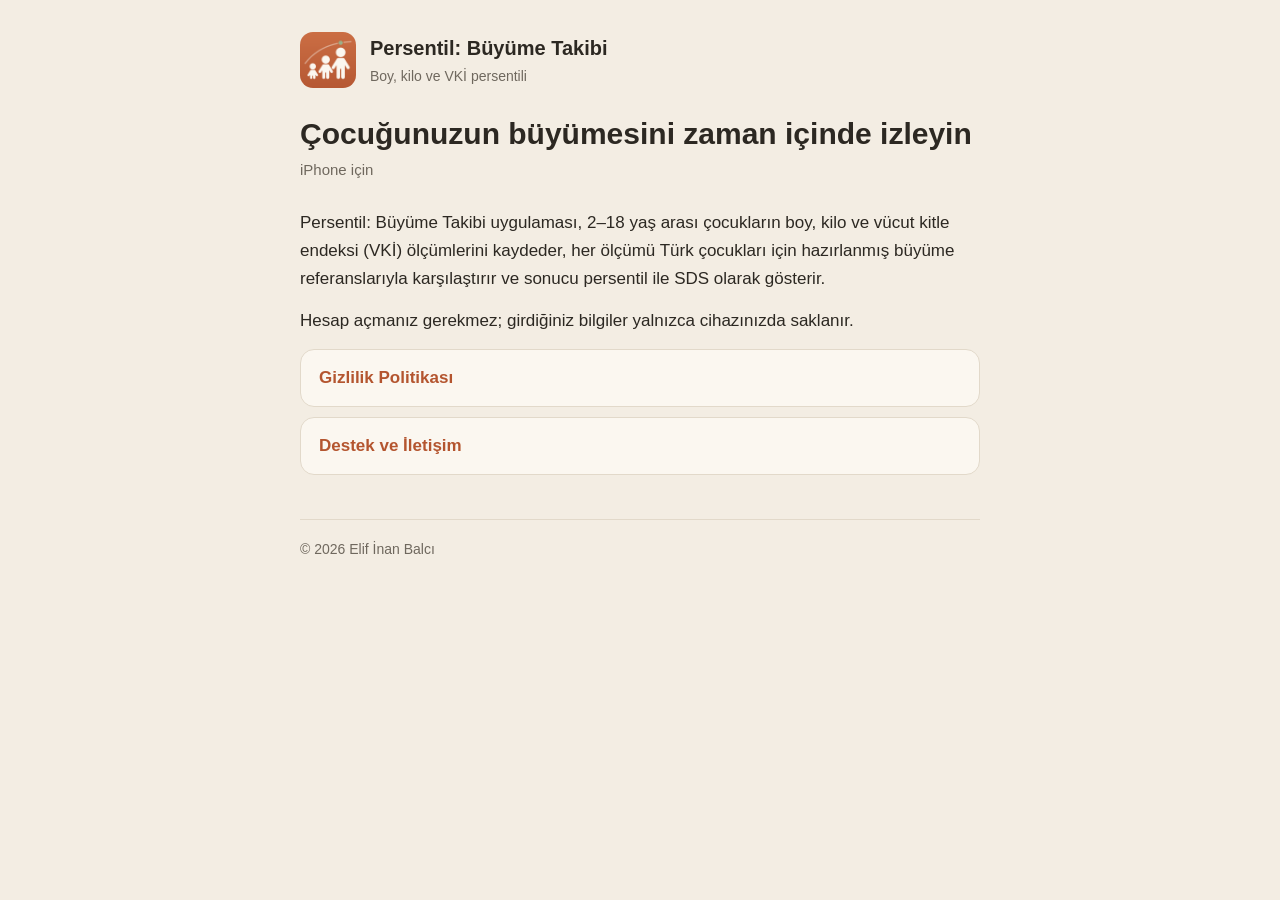
<file: index.html>
<!doctype html>
<html lang="tr">
<head>
<meta charset="utf-8">
<meta name="viewport" content="width=device-width, initial-scale=1">
<title>Persentil: Büyüme Takibi</title>
<meta name="description" content="Persentil: Büyüme Takibi — çocuğunuzun boy, kilo ve VKİ persentilini zaman içinde izleyin.">
<link rel="icon" href="icon.png">
<link rel="stylesheet" href="style.css">
</head>
<body>
<main>
  <header class="brand">
    <img src="icon.png" alt="Persentil uygulama ikonu">
    <a href="./">Persentil: Büyüme Takibi<span>Boy, kilo ve VKİ persentili</span></a>
  </header>

  <h1>Çocuğunuzun büyümesini zaman içinde izleyin</h1>
  <p class="meta">iPhone için</p>

  <p>Persentil: Büyüme Takibi uygulaması, 2–18 yaş arası çocukların boy, kilo ve vücut kitle endeksi (VKİ) ölçümlerini kaydeder, her ölçümü Türk çocukları için hazırlanmış büyüme referanslarıyla karşılaştırır ve sonucu persentil ile SDS olarak gösterir.</p>
  <p>Hesap açmanız gerekmez; girdiğiniz bilgiler yalnızca cihazınızda saklanır.</p>

  <ul class="links">
    <li><a href="gizlilik/">Gizlilik Politikası</a></li>
    <li><a href="destek/">Destek ve İletişim</a></li>
  </ul>

  <footer>© 2026 Elif İnan Balcı</footer>
</main>
</body>
</html>
</file>
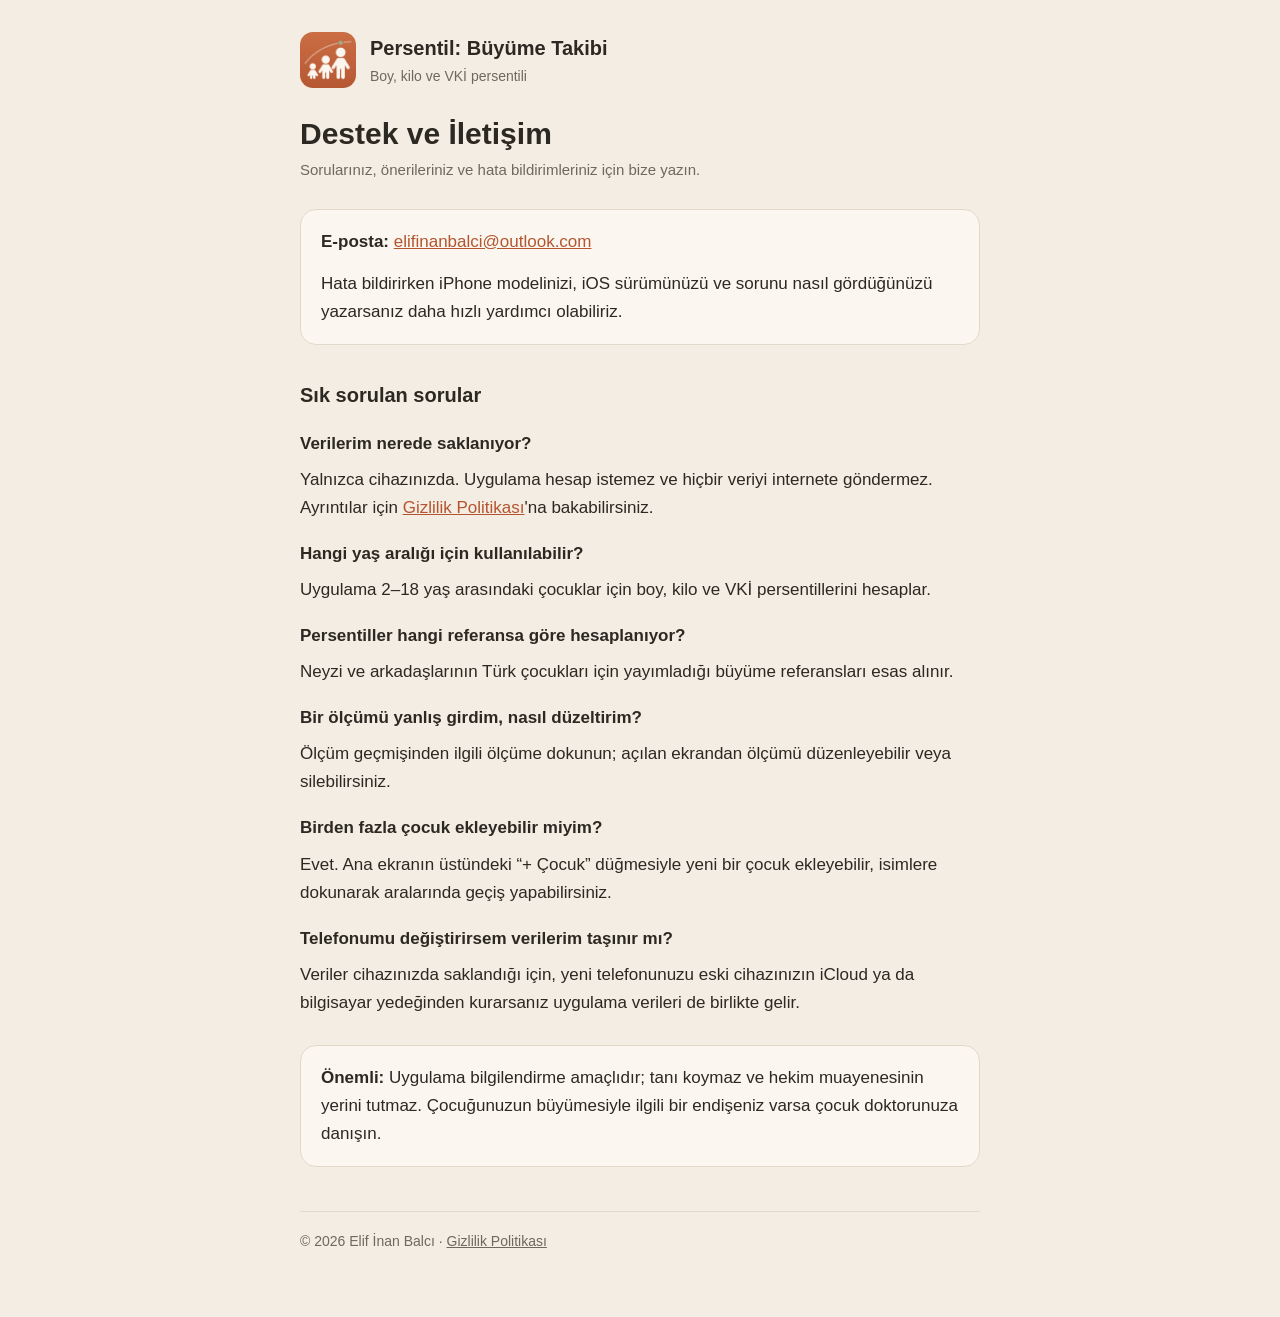
<file: destek/index.html>
<!doctype html>
<html lang="tr">
<head>
<meta charset="utf-8">
<meta name="viewport" content="width=device-width, initial-scale=1">
<title>Destek · Persentil: Büyüme Takibi</title>
<meta name="description" content="Persentil: Büyüme Takibi destek ve iletişim sayfası.">
<link rel="icon" href="../icon.png">
<link rel="stylesheet" href="../style.css">
</head>
<body>
<main>
  <header class="brand">
    <img src="../icon.png" alt="Persentil uygulama ikonu">
    <a href="../">Persentil: Büyüme Takibi<span>Boy, kilo ve VKİ persentili</span></a>
  </header>

  <h1>Destek ve İletişim</h1>
  <p class="meta">Sorularınız, önerileriniz ve hata bildirimleriniz için bize yazın.</p>

  <div class="card">
    <p><strong>E-posta:</strong> <a href="mailto:elifinanbalci@outlook.com?subject=Persentil">elifinanbalci@outlook.com</a></p>
    <p>Hata bildirirken iPhone modelinizi, iOS sürümünüzü ve sorunu nasıl gördüğünüzü yazarsanız daha hızlı yardımcı olabiliriz.</p>
  </div>

  <h2>Sık sorulan sorular</h2>

  <h2 style="font-size:17px;margin-top:18px">Verilerim nerede saklanıyor?</h2>
  <p>Yalnızca cihazınızda. Uygulama hesap istemez ve hiçbir veriyi internete göndermez. Ayrıntılar için <a href="../gizlilik/">Gizlilik Politikası</a>'na bakabilirsiniz.</p>

  <h2 style="font-size:17px;margin-top:18px">Hangi yaş aralığı için kullanılabilir?</h2>
  <p>Uygulama 2–18 yaş arasındaki çocuklar için boy, kilo ve VKİ persentillerini hesaplar.</p>

  <h2 style="font-size:17px;margin-top:18px">Persentiller hangi referansa göre hesaplanıyor?</h2>
  <p>Neyzi ve arkadaşlarının Türk çocukları için yayımladığı büyüme referansları esas alınır.</p>

  <h2 style="font-size:17px;margin-top:18px">Bir ölçümü yanlış girdim, nasıl düzeltirim?</h2>
  <p>Ölçüm geçmişinden ilgili ölçüme dokunun; açılan ekrandan ölçümü düzenleyebilir veya silebilirsiniz.</p>

  <h2 style="font-size:17px;margin-top:18px">Birden fazla çocuk ekleyebilir miyim?</h2>
  <p>Evet. Ana ekranın üstündeki “+ Çocuk” düğmesiyle yeni bir çocuk ekleyebilir, isimlere dokunarak aralarında geçiş yapabilirsiniz.</p>

  <h2 style="font-size:17px;margin-top:18px">Telefonumu değiştirirsem verilerim taşınır mı?</h2>
  <p>Veriler cihazınızda saklandığı için, yeni telefonunuzu eski cihazınızın iCloud ya da bilgisayar yedeğinden kurarsanız uygulama verileri de birlikte gelir.</p>

  <div class="card" style="margin-top:28px">
    <p><strong>Önemli:</strong> Uygulama bilgilendirme amaçlıdır; tanı koymaz ve hekim muayenesinin yerini tutmaz. Çocuğunuzun büyümesiyle ilgili bir endişeniz varsa çocuk doktorunuza danışın.</p>
  </div>

  <footer>© 2026 Elif İnan Balcı · <a href="../gizlilik/">Gizlilik Politikası</a></footer>
</main>
</body>
</html>
</file>
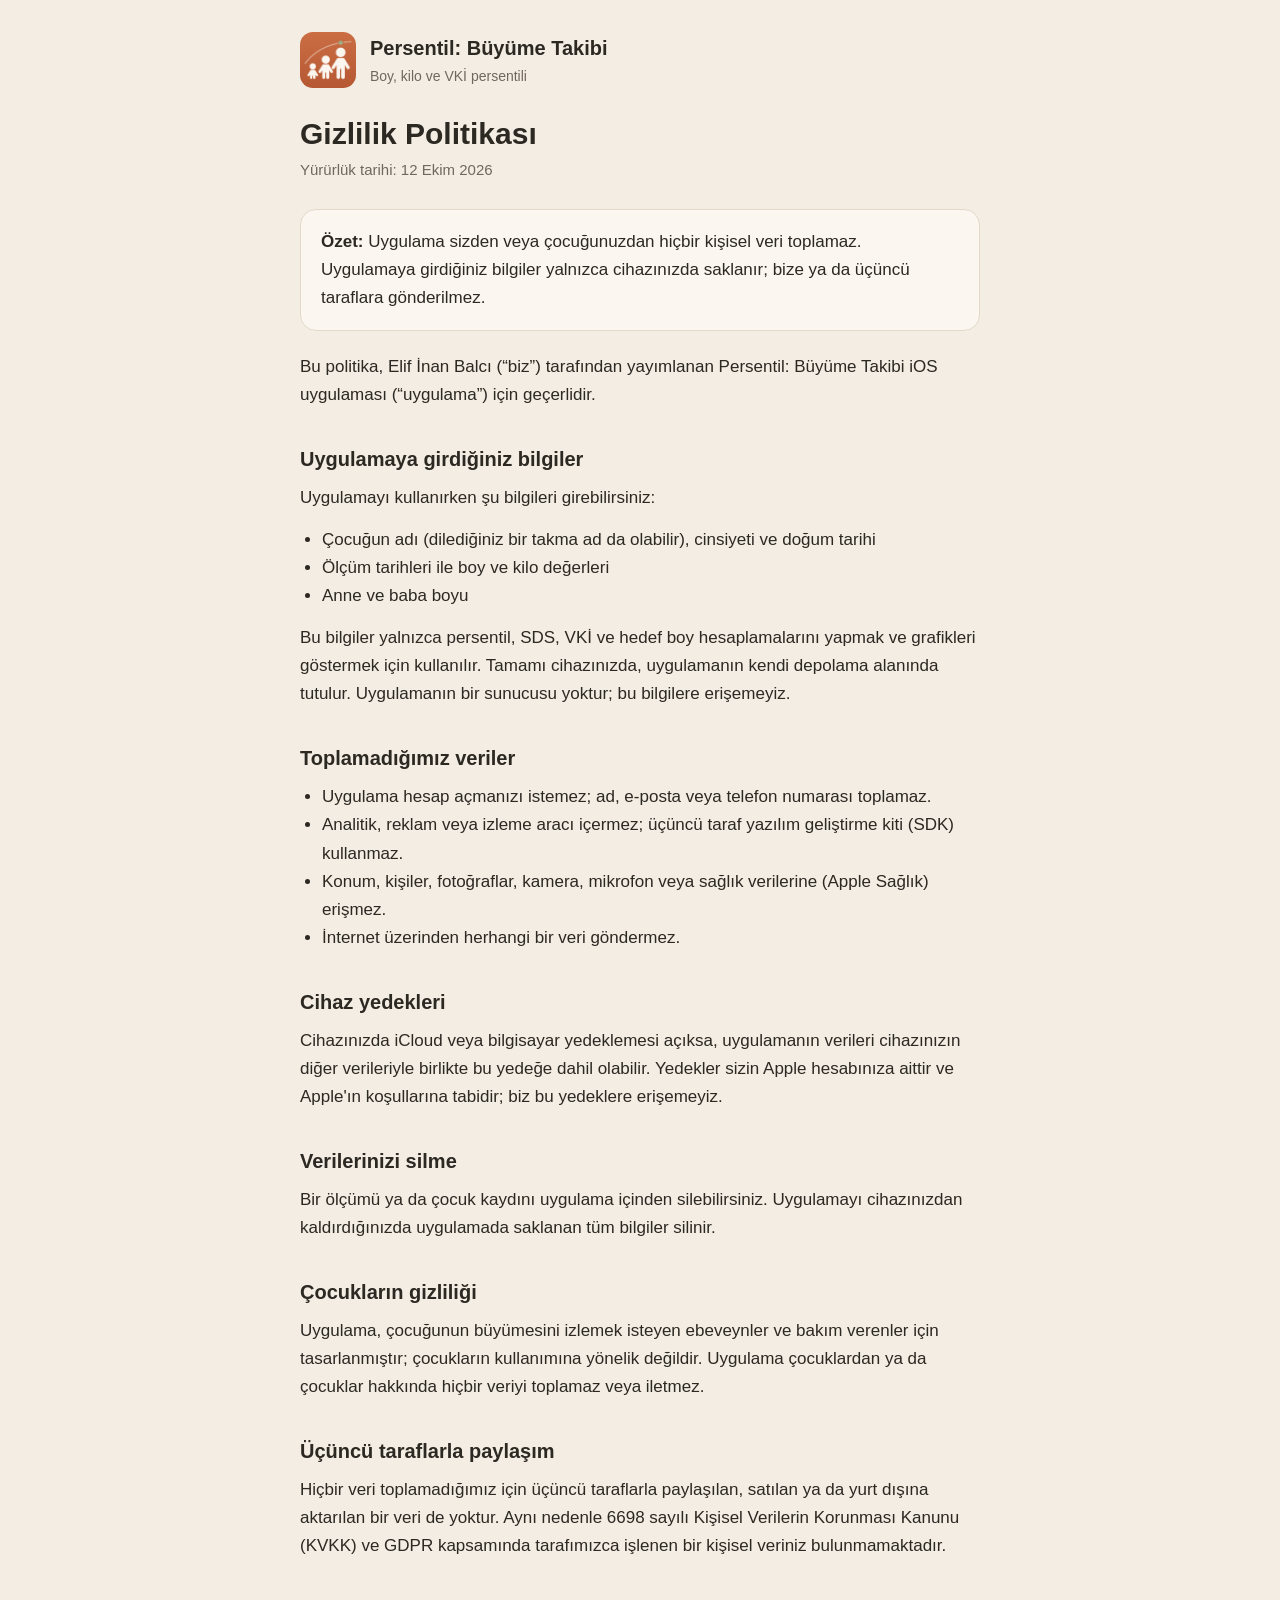
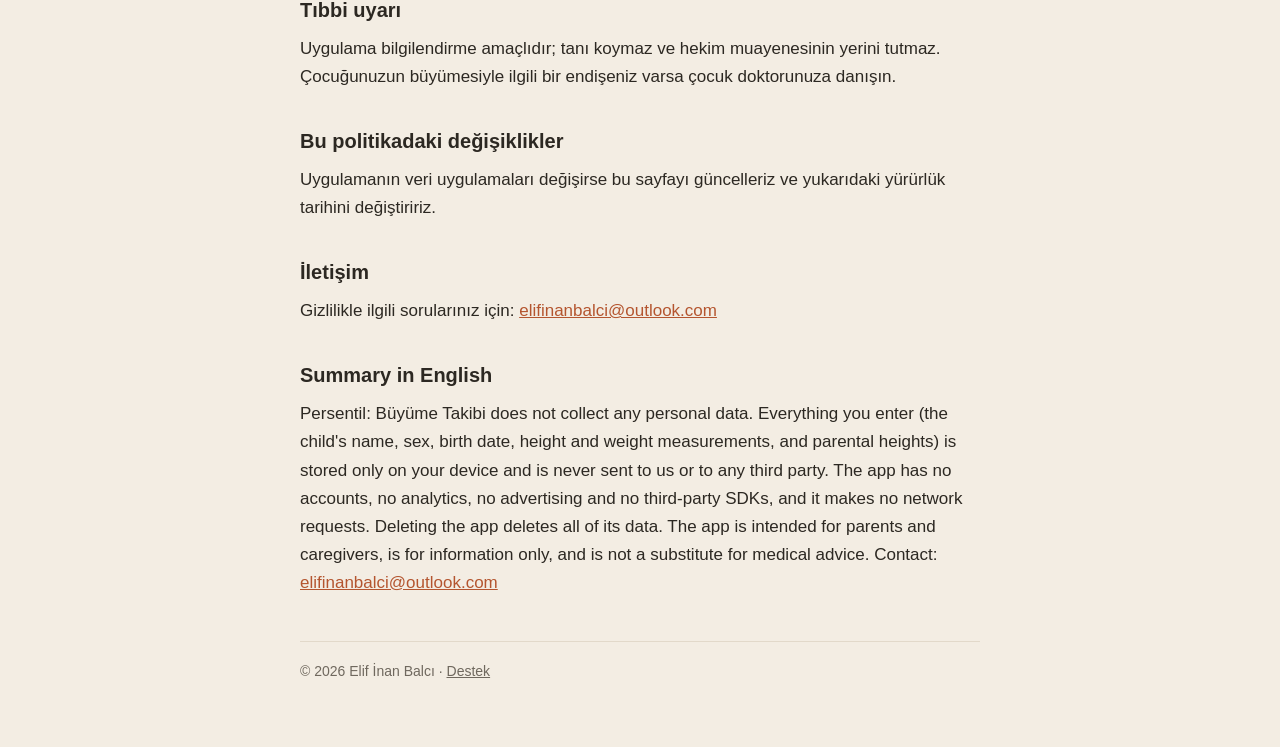
<file: gizlilik/index.html>
<!doctype html>
<html lang="tr">
<head>
<meta charset="utf-8">
<meta name="viewport" content="width=device-width, initial-scale=1">
<title>Gizlilik Politikası · Persentil: Büyüme Takibi</title>
<meta name="description" content="Persentil: Büyüme Takibi gizlilik politikası: uygulama hiçbir kişisel veri toplamaz; girdiğiniz bilgiler yalnızca cihazınızda saklanır.">
<link rel="icon" href="../icon.png">
<link rel="stylesheet" href="../style.css">
</head>
<body>
<main>
  <header class="brand">
    <img src="../icon.png" alt="Persentil uygulama ikonu">
    <a href="../">Persentil: Büyüme Takibi<span>Boy, kilo ve VKİ persentili</span></a>
  </header>

  <h1>Gizlilik Politikası</h1>
  <p class="meta">Yürürlük tarihi: 12 Ekim 2026</p>

  <div class="card">
    <p><strong>Özet:</strong> Uygulama sizden veya çocuğunuzdan hiçbir kişisel veri toplamaz. Uygulamaya girdiğiniz bilgiler yalnızca cihazınızda saklanır; bize ya da üçüncü taraflara gönderilmez.</p>
  </div>

  <p>Bu politika, Elif İnan Balcı (“biz”) tarafından yayımlanan Persentil: Büyüme Takibi iOS uygulaması (“uygulama”) için geçerlidir.</p>

  <h2>Uygulamaya girdiğiniz bilgiler</h2>
  <p>Uygulamayı kullanırken şu bilgileri girebilirsiniz:</p>
  <ul>
    <li>Çocuğun adı (dilediğiniz bir takma ad da olabilir), cinsiyeti ve doğum tarihi</li>
    <li>Ölçüm tarihleri ile boy ve kilo değerleri</li>
    <li>Anne ve baba boyu</li>
  </ul>
  <p>Bu bilgiler yalnızca persentil, SDS, VKİ ve hedef boy hesaplamalarını yapmak ve grafikleri göstermek için kullanılır. Tamamı cihazınızda, uygulamanın kendi depolama alanında tutulur. Uygulamanın bir sunucusu yoktur; bu bilgilere erişemeyiz.</p>

  <h2>Toplamadığımız veriler</h2>
  <ul>
    <li>Uygulama hesap açmanızı istemez; ad, e-posta veya telefon numarası toplamaz.</li>
    <li>Analitik, reklam veya izleme aracı içermez; üçüncü taraf yazılım geliştirme kiti (SDK) kullanmaz.</li>
    <li>Konum, kişiler, fotoğraflar, kamera, mikrofon veya sağlık verilerine (Apple Sağlık) erişmez.</li>
    <li>İnternet üzerinden herhangi bir veri göndermez.</li>
  </ul>

  <h2>Cihaz yedekleri</h2>
  <p>Cihazınızda iCloud veya bilgisayar yedeklemesi açıksa, uygulamanın verileri cihazınızın diğer verileriyle birlikte bu yedeğe dahil olabilir. Yedekler sizin Apple hesabınıza aittir ve Apple'ın koşullarına tabidir; biz bu yedeklere erişemeyiz.</p>

  <h2>Verilerinizi silme</h2>
  <p>Bir ölçümü ya da çocuk kaydını uygulama içinden silebilirsiniz. Uygulamayı cihazınızdan kaldırdığınızda uygulamada saklanan tüm bilgiler silinir.</p>

  <h2>Çocukların gizliliği</h2>
  <p>Uygulama, çocuğunun büyümesini izlemek isteyen ebeveynler ve bakım verenler için tasarlanmıştır; çocukların kullanımına yönelik değildir. Uygulama çocuklardan ya da çocuklar hakkında hiçbir veriyi toplamaz veya iletmez.</p>

  <h2>Üçüncü taraflarla paylaşım</h2>
  <p>Hiçbir veri toplamadığımız için üçüncü taraflarla paylaşılan, satılan ya da yurt dışına aktarılan bir veri de yoktur. Aynı nedenle 6698 sayılı Kişisel Verilerin Korunması Kanunu (KVKK) ve GDPR kapsamında tarafımızca işlenen bir kişisel veriniz bulunmamaktadır.</p>

  <h2>Tıbbi uyarı</h2>
  <p>Uygulama bilgilendirme amaçlıdır; tanı koymaz ve hekim muayenesinin yerini tutmaz. Çocuğunuzun büyümesiyle ilgili bir endişeniz varsa çocuk doktorunuza danışın.</p>

  <h2>Bu politikadaki değişiklikler</h2>
  <p>Uygulamanın veri uygulamaları değişirse bu sayfayı güncelleriz ve yukarıdaki yürürlük tarihini değiştiririz.</p>

  <h2>İletişim</h2>
  <p>Gizlilikle ilgili sorularınız için: <a href="mailto:elifinanbalci@outlook.com">elifinanbalci@outlook.com</a></p>

  <h2 lang="en">Summary in English</h2>
  <p lang="en">Persentil: Büyüme Takibi does not collect any personal data. Everything you enter (the child's name, sex, birth date, height and weight measurements, and parental heights) is stored only on your device and is never sent to us or to any third party. The app has no accounts, no analytics, no advertising and no third-party SDKs, and it makes no network requests. Deleting the app deletes all of its data. The app is intended for parents and caregivers, is for information only, and is not a substitute for medical advice. Contact: <a href="mailto:elifinanbalci@outlook.com">elifinanbalci@outlook.com</a></p>

  <footer>© 2026 Elif İnan Balcı · <a href="../destek/">Destek</a></footer>
</main>
</body>
</html>
</file>
<file: style.css>
:root {
  --canvas: #f3ede3;
  --card: #fbf7f0;
  --hairline: #e2d9ca;
  --ink: #2c2822;
  --muted: #6f685e;
  --accent: #b4552f;
}
* { box-sizing: border-box; }
body {
  margin: 0;
  background: var(--canvas);
  color: var(--ink);
  font: 17px/1.65 -apple-system, BlinkMacSystemFont, "Segoe UI", Roboto, Helvetica, Arial, sans-serif;
  -webkit-text-size-adjust: 100%;
}
main { max-width: 720px; margin: 0 auto; padding: 32px 20px 64px; }
header.brand { display: flex; align-items: center; gap: 14px; margin-bottom: 28px; }
header.brand img { width: 56px; height: 56px; border-radius: 13px; }
header.brand a { color: var(--ink); text-decoration: none; font-weight: 700; font-size: 20px; }
header.brand span { display: block; color: var(--muted); font-size: 14px; font-weight: 400; }
h1 { font-size: 30px; line-height: 1.2; margin: 0 0 6px; }
h2 { font-size: 20px; margin: 34px 0 8px; }
p, ul { margin: 0 0 14px; }
ul { padding-left: 22px; }
a { color: var(--accent); }
.meta { color: var(--muted); font-size: 15px; margin-bottom: 26px; }
.card {
  background: var(--card);
  border: 1px solid var(--hairline);
  border-radius: 16px;
  padding: 18px 20px;
  margin: 0 0 22px;
}
.card p:last-child { margin-bottom: 0; }
.links { list-style: none; padding: 0; }
.links li { margin-bottom: 10px; }
.links a {
  display: block;
  background: var(--card);
  border: 1px solid var(--hairline);
  border-radius: 14px;
  padding: 14px 18px;
  text-decoration: none;
  font-weight: 600;
}
footer { margin-top: 44px; padding-top: 18px; border-top: 1px solid var(--hairline); color: var(--muted); font-size: 14px; }
footer a { color: var(--muted); }
</file>
